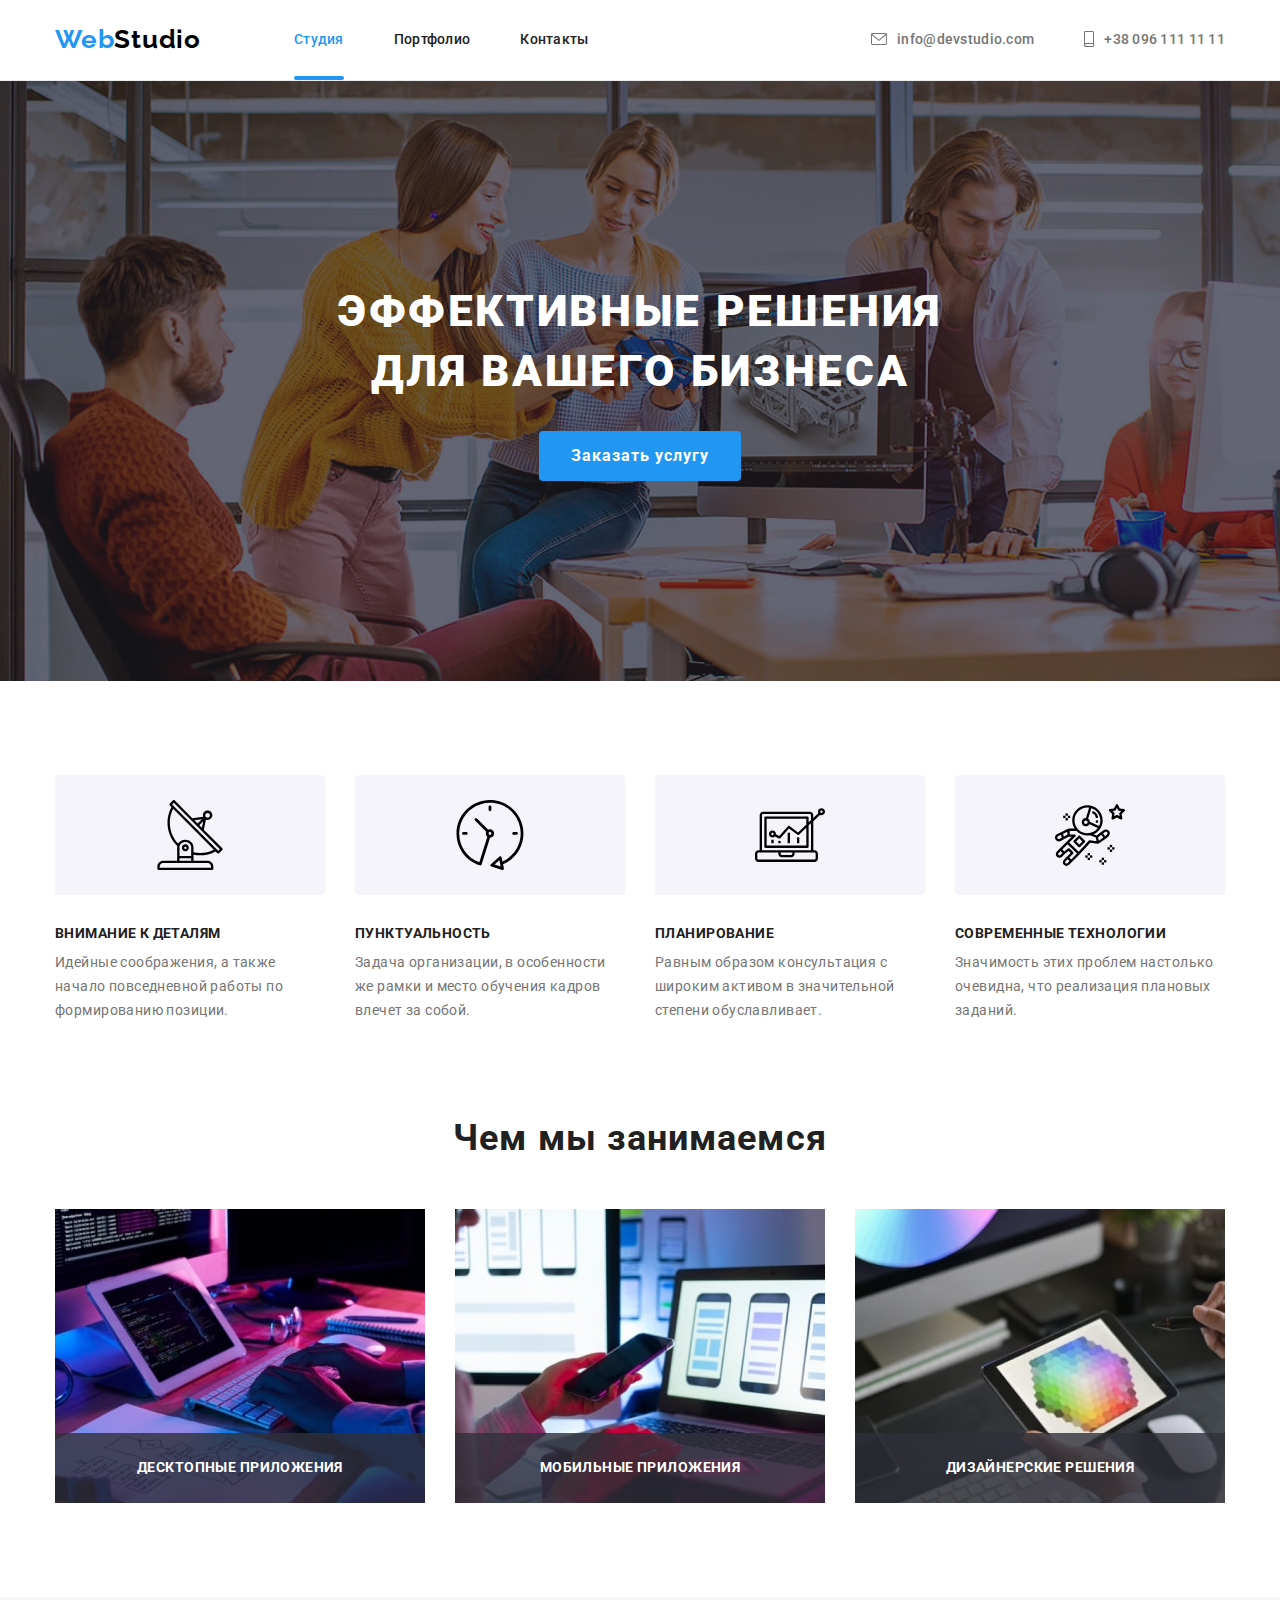
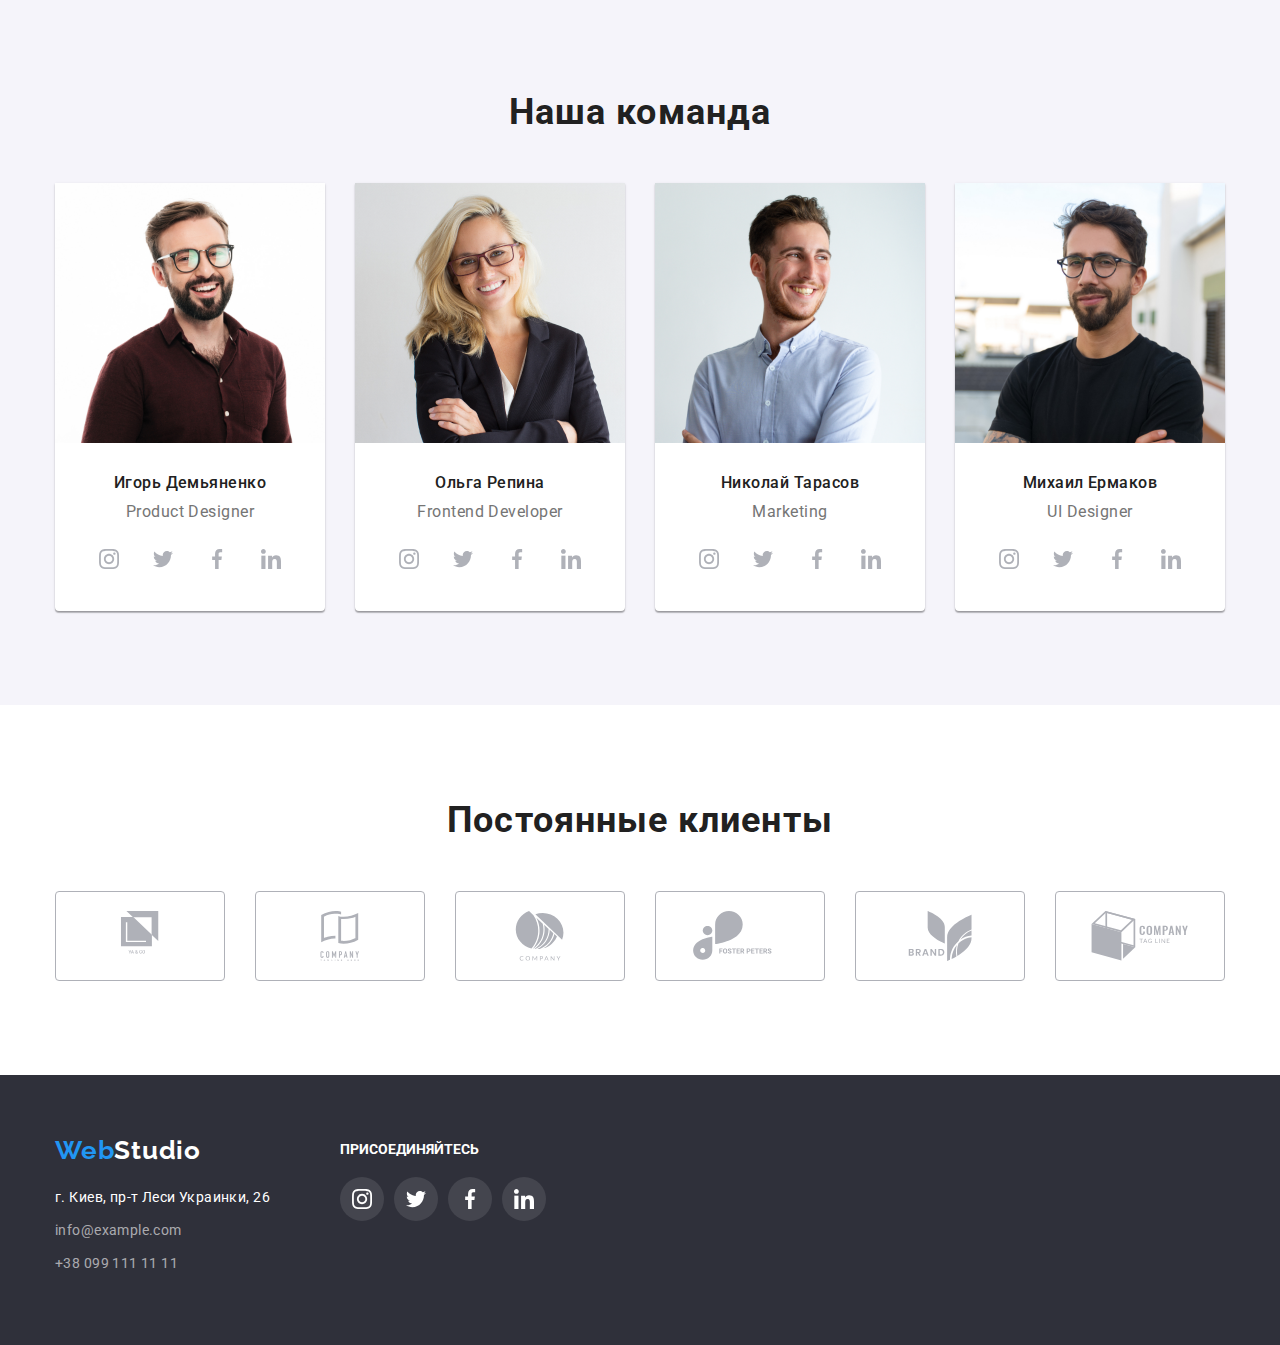
<file: index.html>
<!DOCTYPE html>
<html lang="ru">

<head>
    <meta charset="UTF-8">
    <meta name="viewport" content="width=device-width, initial-scale=1.0">
    <title>Студия</title>
    <link rel="stylesheet"
        href="https://cdnjs.cloudflare.com/ajax/libs/modern-normalize/1.0.0/modern-normalize.min.css">
    <link rel="preconnect" href="https://fonts.gstatic.com">
    <link rel="preconnect" href="https://fonts.gstatic.com">
    <link
        href="https://fonts.googleapis.com/css2?family=Raleway:wght@700&family=Roboto:wght@400;500;700;900&display=swap"
        rel="stylesheet">
    <link rel="stylesheet" href="./css/styles.css">
</head>

<!----------------- HEADER ------------------->

<body>
    <header class="header">
        <div class="container">
            <nav class="navigation">
                <a class="logo" href="./index.html" lang="en"><span class="logo-web">Web</span>Studio</a>
                <ul class="menu">
                    <li class="menu-item">
                        <a class="menu-link-studio current" href="./index.html">Студия</a>
                    </li>
                    <li class="menu-item">
                        <a class="menu-link" href="./portfolio.html">Портфолио</a>
                    </li>
                    <li class="menu-item">
                        <a class="menu-link" href="a">Контакты</a>
                    </li>
                </ul>
            </nav>
            <address class="address">
                <ul class="addres-menu">
                    <li class="address-item">
                       <a class="header-mail" href="mailto:info@devstudio.com">  
                            <svg class="mail-icon">
                                <use href="./images/sprite.svg#icon-mail"></use>
                            </svg>
                             info@devstudio.com
                        </a>                                                
                    </li>
                    <li class="address-item">
                        <a class="header-tell" href="tel:+380961111111">
                            <svg class="phone-icon">
                                <use href="./images/sprite.svg#icon-phone"></use>
                            </svg>
                             +38 096 111 11 11
                        </a>
                    </li>
                </ul>
            </address>
        </div>
    </header>
    <main>

<!--------------------- HERO ------------------------>
        
        <section class="hero">
            <div class="container">
                <div class="div-hero">
                    <h1 class="hero-title">Эффективные решения<br>для вашего бизнеса</br></h1>
                </div>
                <button class="modal-button" type="button" data-modal-open >Заказать услугу</button>
            </div>
        </section>

<!-------------------- ABOUT WORK ------------------->

        <section class="about-work">
            <div class="container">
                <h2 class="work-title">Invisible heading</h2>
                <ul class="work-list">
                    <li class="work-list-item">
                        <svg class="work-item-icon">
                            <use href="./images/sprite.svg#icon-antenna"> </use>
                        </svg>
                        <h3 class="work-subtitle-list-item">Внимание к деталям</h3>
                        <p class="work-text">Идейные соображения, а также начало повседневной работы по формированию
                            позиции.</p>
                    </li>
                    <li class="work-list-item">
                        <svg class="work-item-icon">
                            <use href="./images/sprite.svg#icon-clock"> </use>
                        </svg>
                        <h3 class="work-subtitle-list-item">Пунктуальность</h3>
                        <p class="work-text">Задача организации, в особенности же рамки и место обучения кадров влечет
                            за собой.</p>
                    </li>
                    <li class="work-list-item">
                        <svg class="work-item-icon">
                            <use href="./images/sprite.svg#icon-diagram"> </use>
                        </svg>
                        <h3 class="work-subtitle-list-item">Планирование</h3>
                        <p class="work-text">Равным образом консультация с широким активом в значительной степени
                            обуславливает.</p>
                    </li>
                    <li class="work-list-item">
                        <svg class="work-item-icon">
                            <use href="./images/sprite.svg#icon-astronaut"> </use>
                        </svg>
                        <h3 class="work-subtitle-list-item">Современные технологии</h3>
                        <p class="work-text">Значимость этих проблем настолько очевидна, что реализация плановых
                            заданий.</p>
                    </li>
                </ul>
            </div>
        </section>

 <!--------------------- ABOUT ----------------------->

        <section class="about">
            <div class="container">
                <h2 class="title">Чем мы занимаемся</h2>
                <ul class="about-list">
                    <li class="about-list-item">
                        <h3 class="about-title">Десктопные приложения</h3>
                        <img class="about-list-img" src="./images/about/about-img-1.jpg"
                            alt="человек печатает на клавиатуре" width="370" height="294">
                            
                            
                            
                    </li>
                    <li class="about-list-item">
                        <h3 class="about-title"> Мобильные приложения</h3>
                        <img class="about-list-img" src="./images/about/about-img-2.jpg"
                            alt="человек разрабатывает приложение на телефоне" width="370" height="294">
                    </li>
                    <li class="about-list-item">
                        <h3 class="about-title"> Дизайнерские решения</h3>
                        <img class="about-list-img" src="./images/about/about-img-3.jpg"
                            alt="человек работает на планшете" width="370" height="294">
                    </li>
                </ul>
            </div>
        </section>

 <!--------------------- OUR TEAM -------------------->

        <section class="team">
            <div class="container">
                <h2 class="team-title">Наша команда</h2>
                <ul class="team-list">
                    <li class="team-list-item">
                        <img class="team-list-img" src="./images/team/team-img-1.jpg" alt="Product Designer" width="270"
                            height="260">
                        <div class="team-list-content-wrapper">
                            <h3 class="team-list-name">Игорь Демьяненко</h3>
                            <p class="team-list-position">Product Designer</p>
                            <ul class="social-list">
                                <li class="social-list-item">
                                    <a class="social-list-link" href="">
                                        <svg class="social-list-icon">
                                            <use href="./images/sprite.svg#icon-instagram"></use>
                                        </svg>
                                    </a>
                                </li>
                                <li class="social-list-item">
                                    <a class="social-list-link" href="">
                                        <svg class="social-list-icon">
                                            <use href="./images/sprite.svg#icon-twitter"></use>
                                        </svg>
                                    </a>
                                </li>
                                <li class="social-list-item">
                                    <a class="social-list-link" href="">
                                        <svg class="social-list-icon">
                                            <use href="./images/sprite.svg#icon-facebook"></use>
                                        </svg>
                                    </a>
                                </li>
                                <li class="social-list-item">
                                    <a class="social-list-link" href="">
                                        <svg class="social-list-icon">
                                            <use href="./images/sprite.svg#icon-linkedin"></use>
                                        </svg>
                                    </a>
                                </li>                                
                            </ul>
                        </div>
                    </li>
                    <li class="team-list-item">
                        <img class="team-list-img" src="./images/team/team-img-2.png" alt="Frontend Developer"
                            width="270" height="260">
                        <div class="team-list-content-wrapper">
                            <h3 class="team-list-name">Ольга Репина</h3>
                            <p class="team-list-position">Frontend Developer</p>
                            <ul class="social-list">
                                <li class="social-list-item">
                                    <a class="social-list-link" href="">
                                        <svg class="social-list-icon">
                                            <use href="./images/sprite.svg#icon-instagram"></use>
                                        </svg>
                                    </a>
                                </li>
                                <li class="social-list-item">
                                    <a class="social-list-link" href="">
                                        <svg class="social-list-icon">
                                            <use href="./images/sprite.svg#icon-twitter"></use>
                                        </svg>
                                    </a>
                                </li>
                                <li class="social-list-item">
                                    <a class="social-list-link" href="">
                                        <svg class="social-list-icon">
                                            <use href="./images/sprite.svg#icon-facebook"></use>
                                        </svg>
                                    </a>
                                </li>
                                <li class="social-list-item">
                                    <a class="social-list-link" href="">
                                        <svg class="social-list-icon">
                                            <use href="./images/sprite.svg#icon-linkedin"></use>
                                        </svg>
                                    </a>
                                </li>                        
                            </ul>
                        </div>
                    </li>
                    <li class="team-list-item">
                        <img class="team-list-img" src="./images/team/team-img-3.jpg" alt="Marketing" width="270"
                            height="260">
                        <div class="team-list-content-wrapper">
                            <h3 class="team-list-name">Николай Тарасов</h3>
                            <p class="team-list-position">Marketing</p>
                            <ul class="social-list">
                                <li class="social-list-item">
                                    <a class="social-list-link" href="">
                                        <svg class="social-list-icon">
                                            <use href="./images/sprite.svg#icon-instagram"></use>
                                        </svg>
                                    </a>
                                </li>
                                <li class="social-list-item">
                                    <a class="social-list-link" href="">
                                        <svg class="social-list-icon">
                                            <use href="./images/sprite.svg#icon-twitter"></use>
                                        </svg>
                                    </a>
                                </li>
                                <li class="social-list-item">
                                    <a class="social-list-link" href="">
                                        <svg class="social-list-icon">
                                            <use href="./images/sprite.svg#icon-facebook"></use>
                                        </svg>
                                    </a>
                                </li>
                                <li class="social-list-item">
                                    <a class="social-list-link" href="">
                                        <svg class="social-list-icon">
                                            <use href="./images/sprite.svg#icon-linkedin"></use>
                                        </svg>
                                    </a>
                                </li>                           
                            </ul>
                        </div>
                    </li>
                    <li class="team-list-item">
                        <img class="team-list-img" src="./images/team/team-img-4.jpg" alt="UI Designer" width="270"
                            height="260">
                        <div class="team-list-content-wrapper">
                            <h3 class="team-list-name">Михаил Ермаков</h3>
                            <p class="team-list-position">UI Designer</p>
                            <ul class="social-list">
                                <li class="social-list-item">
                                    <a class="social-list-link" href="https://www.instagram.com">
                                        <svg class="social-list-icon">
                                            <use href="./images/sprite.svg#icon-instagram"></use>
                                        </svg>
                                    </a>
                                </li>
                                <li class="social-list-item">
                                    <a class="social-list-link" href="">
                                        <svg class="social-list-icon">
                                            <use href="./images/sprite.svg#icon-twitter"></use>
                                        </svg>
                                    </a>
                                </li>
                                <li class="social-list-item">
                                    <a class="social-list-link" href="">
                                        <svg class="social-list-icon">
                                            <use href="./images/sprite.svg#icon-facebook"></use>
                                        </svg>
                                    </a>
                                </li>
                                <li class="social-list-item">
                                    <a class="social-list-link" href="">
                                        <svg class="social-list-icon">
                                            <use href="./images/sprite.svg#icon-linkedin"></use>
                                        </svg>
                                    </a>
                                </li>                           
                            </ul>
                        </div>
                    </li>
                </ul>
            </div>
        </section>

<!------------------- CLIENTS ----------------------->

        <section class="client-items">
            <div class="container">
                <h2 class="title">Постоянные клиенты</h2>
                <ul class="client">
                    <li class="client-item">
                        <a class="client-item-link" href="">
                            <svg class="client-item-icon">
                                <use href="./images/sprite.svg#icon-client-1"></use>
                            </svg>
                        </a>
                    </li>
                    <li class="client-item">
                        <a class="client-item-link" href="">
                            <svg class="client-item-icon">
                                <use href="./images/sprite.svg#icon-client-2"></use>
                            </svg>
                        </a>
                    </li>
                    <li class="client-item">
                        <a class="client-item-link" href="">
                            <svg class="client-item-icon">
                                <use href="./images/sprite.svg#icon-client-3"></use>
                            </svg>
                        </a>
                    </li>
                    <li class="client-item">
                        <a class="client-item-link" href="">
                            <svg class="client-item-icon">
                                <use href="./images/sprite.svg#icon-client-4"></use>
                            </svg>
                        </a>
                    </li>
                    <li class="client-item">
                        <a class="client-item-link" href="">
                            <svg class="client-item-icon">
                                <use href="./images/sprite.svg#icon-client-5"></use>
                            </svg>
                        </a>
                    </li>
                    <li class="client-item">
                        <a class="client-item-link" href="">
                            <svg class="client-item-icon">
                                <use href="./images/sprite.svg#icon-client-6"></use>
                            </svg>
                        </a>
                    </li>
                </ul>
            </div>
        </section>
    </main>

 <!--------------------- FOOTER --------------------->

    <footer class="footer">
        <div class="container container-footer">
            <div class="container-logo-footer">
                <div>
                    <a class="logo-footer" href="./index.html" lang="en"><span class="logo-footer-web">Web</span>Studio</a>
                </div>
                <address class="address">
                    <ul class="contact-list">
                        <li class="contact-list-item">
                            <a class="contact-list-address-link" href="https://goo.gl/maps/tQWSDvX8Jyqijxx69" target="blank">г. Киев,
                                пр-т Леси Украинки, 26</a>
                        </li>
                        <li class="contact-list-item">
                            <a class="contact-list-link" href="mailto:info@example.com">info@example.com</a>
                        </li>
                        <li class="contact-list-item">
                            <a class="contact-list-link" href="tel:+380991111111">+38 099 111 11 11</a>
                        </li>
                    </ul>
                </address>
            </div>
            <div>
                <p class="follow-us">ПРИСОЕДИНЯЙТЕСЬ<footer-social-list/p>
                <ul class="footer-social-list">
                    <li class="footer-social-item">
                        <a class="footer-social-link" href="https://www.instagram.com">
                            <svg class="footer-social-icon">
                                <use href="./images/sprite.svg#icon-instagram"></use>
                            </svg>    
                        </a>
                    </li>
                    <li class="footer-social-item">
                        <a class="footer-social-link" href="https://twitter.com">
                            <svg class="footer-social-icon">
                                <use href="./images/sprite.svg#icon-twitter"></use>
                            </svg>
                        </a>
                    </li>
                    <li class="footer-social-item">
                        <a class="footer-social-link" href="https://www.facebook.com">
                            <svg class="footer-social-icon">
                                <use href="./images/sprite.svg#icon-facebook"></use>
                            </svg>
                        </a>
                    </li>
                    <li class="footer-social-item">
                        <a class="footer-social-link" href="https://ru.linkedin.com">
                            <svg class="footer-social-icon">
                                <use href="./images/sprite.svg#icon-linkedin"></use>
                            </svg>
                        </a>
                    </li>
                </ul>
            </div>            
        </div>
    </footer>

    <div class="backdrop is-hidden" data-modal>
        <div class="modal">
            <button type="button" class="close-btn" data-modal-close>
                <svg class="modal-btn-icon">
                    <use href="./images/sprite.svg#icon-close-btn"> </use>
                </svg>

            </button>
            
        </div>
    </div>
    
    <script src="./js/modal.js"></script>
    
</body>
</html>
</file>
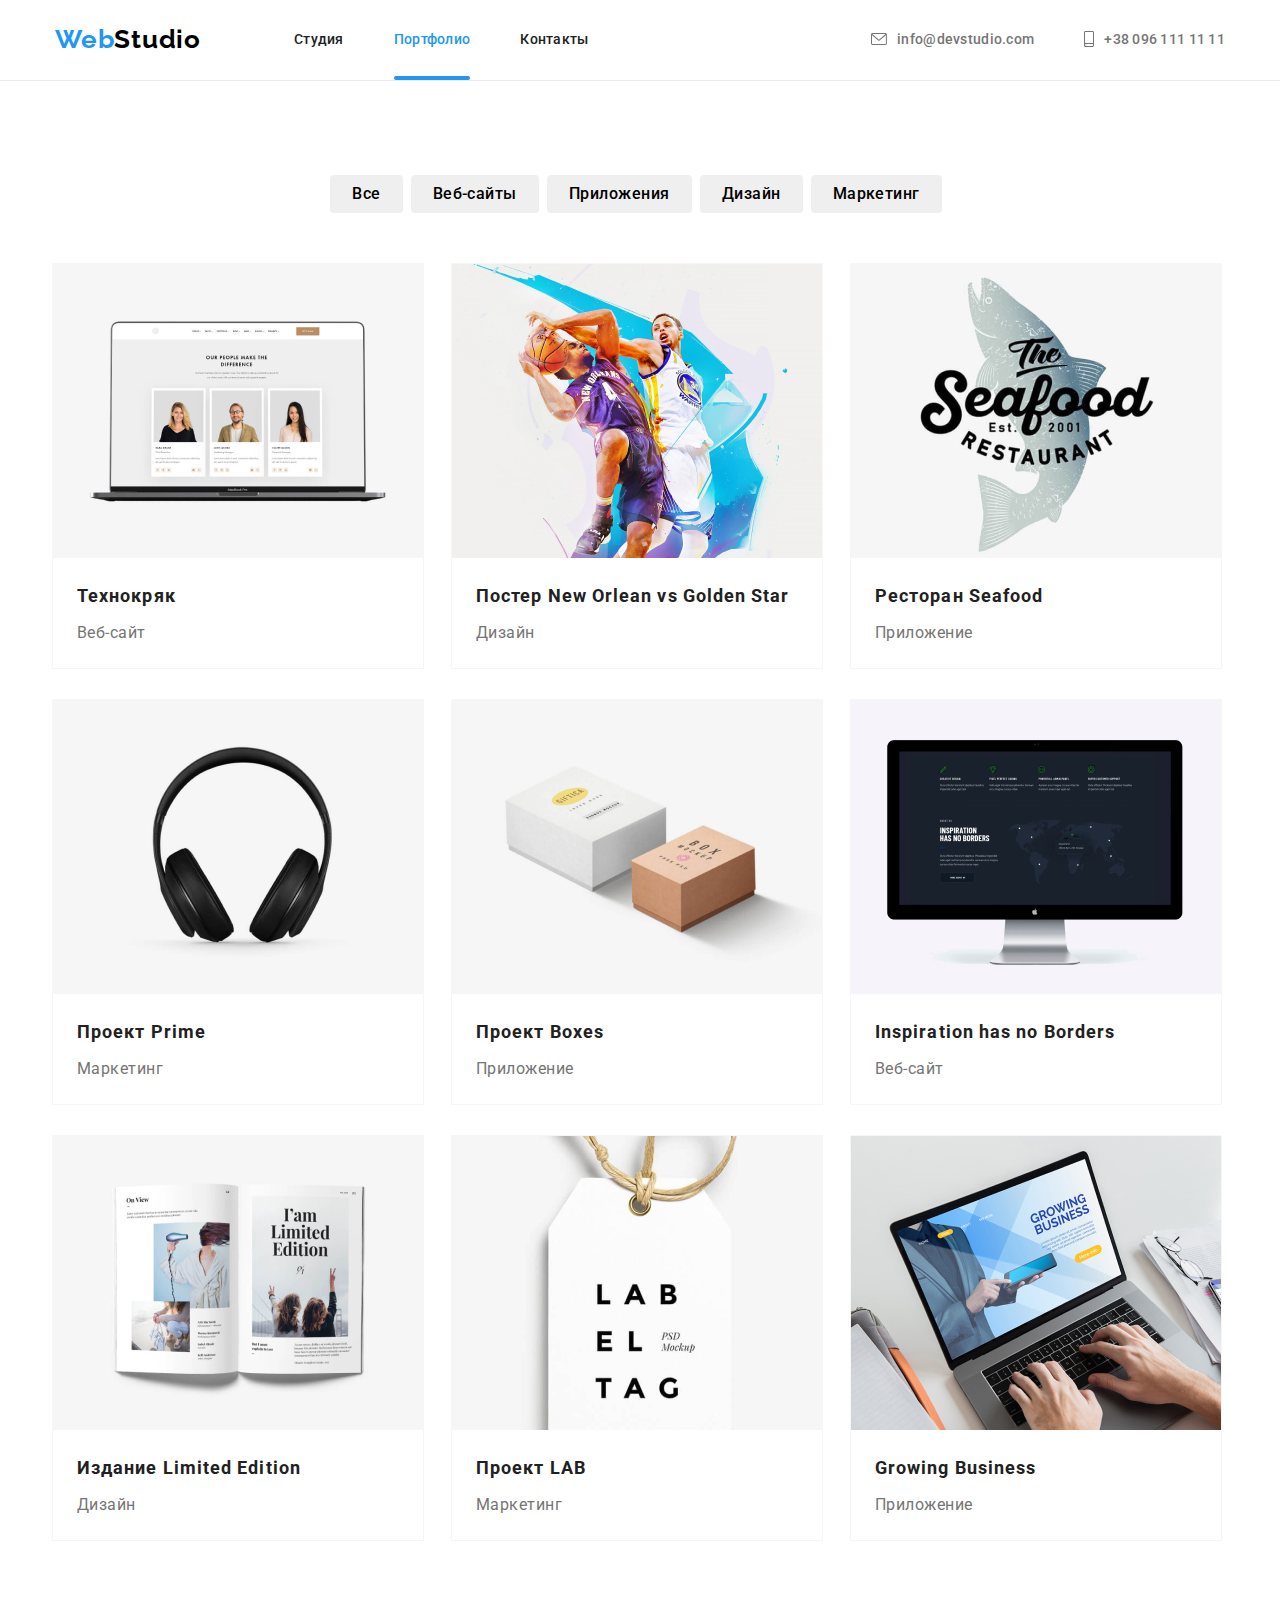
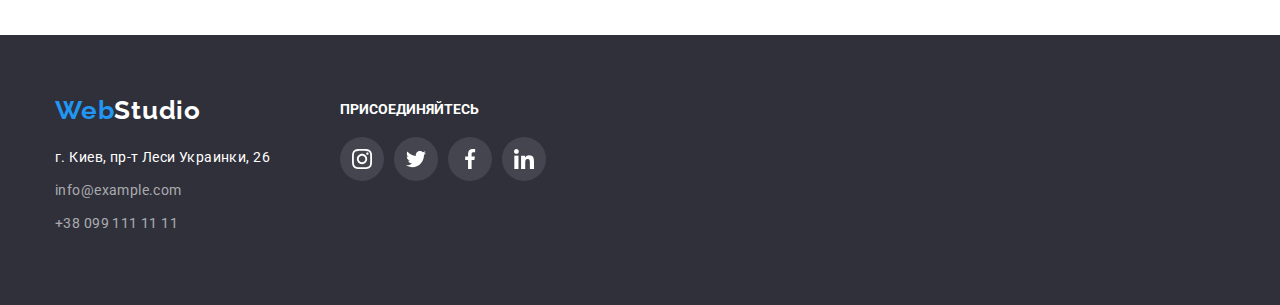
<file: portfolio.html>
<!DOCTYPE html>
<html lang="ru">
<head>
    <meta charset="UTF-8">
    <meta name="viewport" content="width=device-width, initial-scale=1.0">
    <title>Портфолио</title>
    <link rel="stylesheet" href="https://cdnjs.cloudflare.com/ajax/libs/modern-normalize/1.0.0/modern-normalize.min.css">
    <link rel="preconnect" href="https://fonts.gstatic.com">
    <link rel="preconnect" href="https://fonts.gstatic.com">
    <link href="https://fonts.googleapis.com/css2?family=Raleway:wght@700&family=Roboto:wght@400;500;700;900&display=swap"
        rel="stylesheet">
    <link rel="stylesheet" href="./css/styles.css">
</head>
<body>

<!------------------- HEADER ------------------------->

    <header class="header">
        <div class="container">
            <nav class="navigation">
                <a class="logo" href="./index.html" lang="en"><span class="logo-web">Web</span>Studio</a>
                <ul class="menu">
                    <li class="menu-item">
                        <a class="menu-link" href="./index.html">Студия</a>
                    </li>
                    <li class="menu-item">
                        <a class="menu-link-portfolio current" href="./portfolio.html">Портфолио</a>
                    </li>
                    <li class="menu-item">
                        <a class="menu-link" href="a">Контакты</a>
                    </li>
                </ul>
            </nav>

            <address class="address">
                <ul class="addres-menu">
                    <li class="address-item">
                        <a class="header-mail" href="mailto:info@devstudio.com">
                            <svg class="mail-icon">
                                <use href="./images/sprite.svg#icon-mail"></use>
                            </svg>
                            info@devstudio.com
                        </a>           
                    </li>
                    <li class="address-item">
                        <a class="header-tell" href="tel:+380961111111">
                            <svg class="phone-icon">
                                <use href="./images/sprite.svg#icon-phone"></use>
                            </svg>
                            +38 096 111 11 11
                        </a>
                    </li>
                </ul>
            </address>
        </div>
    </header>

    <!------------------- BUTTON ------------------------------>

    <main>
        <section class="button-portfolio" >
            <div class="container">
                <h1 class="button-title">Invisible heading</h1>
                <ul class="button-list">
                     <li>
                        <button class="button-list-item" type="button">Все</button>
                    </li>
                    <li>
                        <button class="button-list-item" type="button">Веб-сайты</button>
                    </li>
                    <li>
                        <button class="button-list-item" type="button">Приложения</button>
                    </li>
                    <li>
                        <button class="button-list-item" type="button">Дизайн</button>
                    </li>
                    <li>
                        <button class="button-list-item" type="button">Маркетинг</button>
                    </li>                   
                </ul>
            </div>
           
<!------------------- Portfolio ---------------------------->

            <div class="container">
                <h2 class="portfolio-title">Invisible heading</h2>
                <ul class="portfolio-list">
                    <li class="portfolio-list-item">
                        <a class="portfolio-list-link" href="">
                            <div class="list-item-img-wrapper">
                                <img src="./images/portfolio/portfolio-img-1.jpg" alt="Технокряк" width="370" height="294">
                                <p class="overlay">
                                    Технокряк это современная площадка распространения коронавируса. Компании используют эту платформу для цифрового
                                    шпионажа и атак на защищённые сервера конкурентов.
                                </p>
                            </div>
                            <div class="portfolio-container">
                                <h3 class="portfolio-subtitle-list-item">Технокряк</h3>
                                <p class="text-portfolio">Веб-сайт</p>
                            </div>
                        </a>  
                    </li> 
                    <li class="portfolio-list-item">
                        <a class="portfolio-list-link" href="">
                            <div class="list-item-img-wrapper">
                                <img src="./images/portfolio/portfolio-img-2.jpg" alt="Постер" width="370" height="294">
                                <p class="overlay">
                                    Технокряк это современная площадка распространения коронавируса. Компании используют эту платформу для
                                    цифрового
                                    шпионажа и атак на защищённые сервера конкурентов.
                                </p>
                            </div>
                            <div class="portfolio-container">
                                <h3 class="portfolio-subtitle-list-item">Постер New Orlean vs Golden Star</h3>
                                <p class="text-portfolio">Дизайн</p>
                            </div>
                        </a>
                    </li>
                    <li class="portfolio-list-item">
                        <a class="portfolio-list-link" href="">
                            <div class="list-item-img-wrapper">
                                <img src="./images/portfolio/portfolio-img-3.jpg" alt="Ресторан Seafood" width="370" height="294">
                                <p class="overlay">
                                    Технокряк это современная площадка распространения коронавируса. Компании используют эту платформу для
                                    цифрового
                                    шпионажа и атак на защищённые сервера конкурентов.
                                </p>
                            </div>
                            <div class="portfolio-container">
                                <h3 class="portfolio-subtitle-list-item">Ресторан Seafood</h3>
                                <p class="text-portfolio">Приложение</p>
                            </div>
                        </a>
                    </li>
                    <li class="portfolio-list-item">
                        <a class="portfolio-list-link" href="">
                            <div class="list-item-img-wrapper">
                                <img src="./images/portfolio/portfolio-img-4.jpg" alt="Проект Prime" width="370" height="294">
                                <p class="overlay">
                                    Технокряк это современная площадка распространения коронавируса. Компании используют эту платформу для
                                    цифрового
                                    шпионажа и атак на защищённые сервера конкурентов.
                                </p>
                            </div>
                            <div class="portfolio-container">
                                <h3 class="portfolio-subtitle-list-item">Проект Prime</h3>
                                <p class="text-portfolio">Маркетинг</p>
                            </div>
                        </a>
                    </li>
                    <li class="portfolio-list-item">
                        <a class="portfolio-list-link" href="">
                            <div class="list-item-img-wrapper">
                                <img src="./images/portfolio/portfolio-img-5.jpg" alt="Проект Boxese" width="370" height="294">
                                <p class="overlay">
                                    Технокряк это современная площадка распространения коронавируса. Компании используют эту платформу для
                                    цифрового
                                    шпионажа и атак на защищённые сервера конкурентов.
                                </p>
                            </div>
                            <div class="portfolio-container">
                                <h3 class="portfolio-subtitle-list-item">Проект Boxes</h3>
                                <p class="text-portfolio">Приложение</p>
                        </a>
                    </li>
                    <li class="portfolio-list-item">
                        <a class="portfolio-list-link" href="">
                            <div class="list-item-img-wrapper">
                                <img src="./images/portfolio/portfolio-img-6.jpg" alt="Inspiration has no Borders" width="370" height="294">
                                <p class="overlay">
                                    Технокряк это современная площадка распространения коронавируса. Компании используют эту платформу для
                                    цифрового
                                    шпионажа и атак на защищённые сервера конкурентов.
                                </p>
                            </div>
                            <div class="portfolio-container">
                                <h3 class="portfolio-subtitle-list-item">Inspiration has no Borders</h3>
                                <p class="text-portfolio">Веб-сайт</p>
                        </a>
                    </li>
                    <li class="portfolio-list-item">
                        <a class="portfolio-list-link" href="">
                            <div class="list-item-img-wrapper">
                                <img src="./images/portfolio/portfolio-img-7.jpg" alt="Издание Limited Edition" width="370" height="294">
                                <p class="overlay">
                                    Технокряк это современная площадка распространения коронавируса. Компании используют эту платформу для
                                    цифрового
                                    шпионажа и атак на защищённые сервера конкурентов.
                                </p>
                            </div>
                            <div class="portfolio-container">
                                <h3 class="portfolio-subtitle-list-item">Издание Limited Edition</h3>
                                <p class="text-portfolio">Дизайн</p>
                        </a>
                    </li>
                    <li class="portfolio-list-item">
                        <a class="portfolio-list-link" href="">
                            <div class="list-item-img-wrapper">
                                <img src="./images/portfolio/portfolio-img-8.jpg" alt="Проект LAB" width="370" height="294">
                                <p class="overlay">
                                    Технокряк это современная площадка распространения коронавируса. Компании используют эту платформу для
                                    цифрового
                                    шпионажа и атак на защищённые сервера конкурентов.
                                </p>
                            </div>
                            <div class="portfolio-container">
                                <h3 class="portfolio-subtitle-list-item">Проект LAB</h3>
                                <p class="text-portfolio">Маркетинг</p>
                        </a>
                    </li>
                    <li class="portfolio-list-item">
                        <a class="portfolio-list-link" href="">
                            <div class="list-item-img-wrapper">
                                <img src="./images/portfolio/portfolio-img-9.jpg" alt="Growing Business" width="370" height="294">
                                <p class="overlay">
                                    Технокряк это современная площадка распространения коронавируса. Компании используют эту платформу для
                                    цифрового
                                    шпионажа и атак на защищённые сервера конкурентов.
                                </p>
                            </div>
                            <div class="portfolio-container">
                                <h3 class="portfolio-subtitle-list-item">Growing Business</h3>
                                <p class="text-portfolio">Приложение</p>
                        </a>
                    </li>
                </ul>
            </div>           
        </section>      
    </main>

<!--------------------- FOOTER --------------------------->

    <footer class="footer">
        <div class="container container-footer">
            <div class="container-logo-footer">
                <div>
                    <a class="logo-footer" href="./index.html" lang="en"><span class="logo-footer-web">Web</span>Studio</a>
                </div>
                <address class="address">
                    <ul class="contact-list">
                        <li class="contact-list-item">
                            <a class="contact-list-address-link" href="https://goo.gl/maps/tQWSDvX8Jyqijxx69"
                                target="blank">г. Киев,
                                пр-т Леси Украинки, 26</a>
                        </li>
                        <li class="contact-list-item">
                            <a class="contact-list-link" href="mailto:info@example.com">info@example.com</a>
                        </li>
                        <li class="contact-list-item">
                            <a class="contact-list-link" href="tel:+380991111111">+38 099 111 11 11</a>
                        </li>
                    </ul>
                </address>
            </div>
            <div>
                <p class="follow-us">ПРИСОЕДИНЯЙТЕСЬ</p>
                    <ul class="footer-social-list">
                        <li class="footer-social-item">
                            <a class="footer-social-link" href="https://www.instagram.com">
                                <svg class="footer-social-icon">
                                    <use href="./images/sprite.svg#icon-instagram"></use>
                                </svg>
                            </a>
                        </li>
                        <li class="footer-social-item">
                            <a class="footer-social-link" href="https://twitter.com">
                                <svg class="footer-social-icon">
                                    <use href="./images/sprite.svg#icon-twitter"></use>
                                </svg>
                            </a>
                        </li>
                        <li class="footer-social-item">
                            <a class="footer-social-link" href="https://www.facebook.com">
                                <svg class="footer-social-icon">
                                    <use href="./images/sprite.svg#icon-facebook"></use>
                                </svg>
                            </a>
                        </li>
                        <li class="footer-social-item">
                            <a class="footer-social-link" href="https://ru.linkedin.com">
                                <svg class="footer-social-icon">
                                    <use href="./images/sprite.svg#icon-linkedin"></use>
                                </svg>
                            </a>
                        </li>
                    </ul>
            </div>
        </div>
    </footer> 
</body>
</html>
</file>
<file: css/styles.css>
:root {
  --accent-color: #2196f3;
  --main-font: 'Roboto', sans-serif;
  --secondary-font: 'Raleway', sans-serif;
  --accent-text-color: #212121;
  --main-text-color: #757575;
}

body {
  font-family: var(--main-font);
}
.address {
  font-style: normal;
}

.portfolio-title,
.button-title,
.work-title {
  position: absolute;
  width: 1px;
  height: 1px;
  margin: -1px;
  border: 0;
  padding: 0;
  white-space: nowrap;
  clip-path: inset(100%);
  clip: rect(0 0 0 0);
  overflow: hidden;
}

.menu,
.addres-menu,
.work-list,
.about-list,
.team-list,
.contact-list,
.button-list,
.portfolio-list,
.social-list,
.footer-social-list {
  list-style: none;
}

h1,
h2,
h3,
h4,
h5,
h6 {
  margin: 0px;
}

ul,
ol {
  margin: 0px;
  padding: 0px;
}

p {
  margin: 0px;
}

img {
  display: block;
}

.container {
  width: 1200px;
  padding: 0 15px;
  margin: 0 auto;
}

/* ============ HEADER ===============*/

.header {
  padding-top: 24px;
  padding-bottom: 25px;
  border-bottom: 1px solid #ececec;
}

.header .container {
  display: flex;
  align-items: center;
}

.header .logo {
  margin-right: 93px;
}

.header .address {
  margin-left: auto;
}

.address-item:not(:last-child) {
  margin-right: 50px;
}
.navigation {
  display: flex;
  align-items: center;
}
.menu {
  display: flex;
}

.menu-item:not(:last-child) {
  margin-right: 50px;
}

.addres-menu {
  display: flex;
}
.logo {
  font-family: var(--secondary-font);
  font-weight: 700;
  font-size: 26px;
  line-height: 1.192;
  letter-spacing: 0.03em;
  color: black;
  text-decoration: none;
}

.logo-web,
.logo-footer-web {
  color: #2196f3;
}

.menu-link {
  font-weight: 500;
  font-size: 14px;
  line-height: 1.143;
  letter-spacing: 0.02em;
  color: var(--accent-text-color);
  text-decoration: none;
  transition: color 250ms cubic-bezier(0.4, 0, 0.2, 1);
}

.menu-link-studio,
.menu-link-portfolio {
  position: relative;
  font-weight: 500;
  font-size: 14px;
  line-height: 1.143;
  letter-spacing: 0.02em;
  text-decoration: none;
  color: var(--accent-color);
  transition: color 250ms cubic-bezier(0.4, 0, 0.2, 1);
}

.current::after {
  content: '';
  display: block;
  width: 100%;
  height: 4px;
  background-color: var(--accent-color);
  position: absolute;
  left: 0;
  bottom: -32.5px;
  border-radius: 2px;
}

.menu-link:hover,
.menu-link:focus {
  color: var(--accent-color);
}

.header-tell {
  display: flex;
  align-items: center;
  font-weight: 500;
  font-size: 14px;
  line-height: 1.143;
  letter-spacing: 0.02em;
  color: var(--main-text-color);
  text-decoration: none;
  transition: color 250ms cubic-bezier(0.4, 0, 0.2, 1);
}

.header-mail {
  display: flex;
  align-items: center;
  font-weight: 500;
  font-size: 14px;
  line-height: 1.143;
  letter-spacing: 0.02em;
  color: var(--main-text-color);
  text-decoration: none;
  transition: color 250ms cubic-bezier(0.4, 0, 0.2, 1);
}

.header-mail:hover,
.header-mail:focus {
  color: var(--accent-color);
}

.header-mail:hover .mail-icon,
.header-mail:focus .mail-icon {
  fill: var(--accent-color);
}

.header-tell:hover,
.header-tell:focus {
  color: var(--accent-color);
}

.header-tell:hover .phone-icon,
.header-tell:focus .phone-icon {
  fill: var(--accent-color);
}

.mail-icon {
  align-items: center;
  width: 16px;
  height: 12px;
  margin-right: 10px;
  fill: var(--main-text-color);
}

.phone-icon {
  align-items: center;
  width: 10px;
  height: 16px;
  margin-right: 10px;
  fill: var(--main-text-color);
}

/* ============ AND HEADER ==============*/

/* =============== HERO =================*/

.hero {
  background-color: #2f303a;
  text-align: center;
  height: 600px;
  max-width: 1600px;
  margin: auto;
  background-image: linear-gradient(
      rgba(47, 48, 58, 0.4),
      rgba(47, 48, 58, 0.4)
    ),
    url('../images/hero/bg.jpg');
  background-repeat: no-repeat;
  background-size: cover;
}

.hero-title {
  font-weight: 900;
  font-size: 44px;
  line-height: 1.364;
  letter-spacing: 0.06em;
  text-transform: uppercase;
  color: #ffffff;
  padding-top: 200px;
  padding-bottom: 30px;
}

.modal-button {
  min-width: 200px;
  height: 50px;
  font-weight: 700;
  font-size: 16px;
  line-height: 1.875;
  letter-spacing: 0.06em;
  background: var(--accent-color);
  color: #ffffff;
  padding: 10px 32px;
  border: none;
  border-radius: 4px;
}

/* ============== END HERO ================*/

/* ============= ABOUT WORK ===============*/

.about-work .work-list {
  display: flex;
}
.about-work .work-subtitle-list-item {
  margin-bottom: 10px;
}

.work-list-item:not(:last-child) {
  margin-right: 30px;
}

.about-work {
  padding-top: 94px;
  padding-bottom: 94px;
}
.work-subtitle-list-item {
  font-weight: 700;
  font-size: 14px;
  line-height: 1.142;
  letter-spacing: 0.03em;
  text-transform: uppercase;
  color: var(--accent-text-color);
}
.work-text {
  font-weight: 400;
  font-size: 14px;
  line-height: 1.714;
  letter-spacing: 0.03em;
  color: var(--main-text-color);
}

.work-item-icon {
  display: block;
  width: 270px;
  height: 120px;
  margin-bottom: 30px;
  background-color: #f5f4fa;
  border-radius: 4px;
  padding: 25px 100px;
}

.about-title {
  position: absolute;

  left: 0;
  bottom: 0;
  padding-top: 27px;
  padding-bottom: 27px;
  width: 100%;
  text-align: center;
  text-transform: uppercase;
  transform: translateY(0);
  line-height: 1.14;
  letter-spacing: 0.03em;
  font-style: normal;
  font-weight: 700;
  font-size: 14px;

  background-color: rgba(47, 48, 58, 0.8);
  color: #fff;
}

.about-list-item {
  position: relative;
}

/* ============ END ABOUT WORK ==============*/

/* ============ TEAM and ABOUT ==============*/

.about-list {
  display: flex;
  justify-content: space-between;
}

.about {
  padding-bottom: 94px;
}

.title,
.team-title {
  font-weight: 700;
  font-size: 36px;
  line-height: 1.167;
  letter-spacing: 0.03em;
  color: var(--accent-text-color);
  text-align: center;
  margin-bottom: 50px;
}
.team-list-name {
  font-weight: 500;
  font-size: 16px;
  line-height: 1.188;
  letter-spacing: 0.03em;
  color: var(--accent-text-color);
}
.team-list-position {
  font-style: normal;
  font-weight: 400;
  font-size: 16px;
  line-height: 1.188;
  letter-spacing: 0.03em;
  color: var(--main-text-color);
  margin-bottom: 16px;
}

.team-list {
  display: flex;
  justify-content: space-between;
}
.team-list-item:not(:last-child) {
  margin-right: 30px;
}
.team-list-item {
  box-shadow: 0px 1px 3px rgba(0, 0, 0, 0.12), 0px 1px 1px rgba(0, 0, 0, 0.14),
    0px 2px 1px rgba(0, 0, 0, 0.2);
  border-radius: 0px 0px 4px 4px;
  background-color: #fff;
}

.team {
  padding-top: 94px;
  padding-bottom: 94px;
  background-color: #f5f4fa;
}

.team .team-title {
  margin-bottom: 50px;
}

.team-list-content-wrapper {
  padding-top: 30px;
  padding-bottom: 30px;
  padding-right: 32px;
  padding-left: 32px;
  text-align: center;
}

.team-list-name {
  margin-bottom: 10px;
}

.social-list {
  display: flex;
  justify-content: space-between;
}

.social-list-link {
  display: flex;
  justify-content: center;
  align-items: center;
  width: 44px;
  height: 44px;
  border-radius: 50%;

  background-color: #fff;
  transition: color 250ms cubic-bezier(0.4, 0, 0.2, 1),
    background-color 250ms cubic-bezier(0.4, 0, 0.2, 1);
}

.social-list-link:hover,
.social-list-link:focus {
  background-color: var(--accent-color);
}

.social-list-link:hover .social-list-icon,
.social-list-link:focus .social-list-icon {
  fill: #fff;
}

.social-list-icon {
  width: 20px;
  height: 20px;
  fill: #afb1b8;
}

/* ============ END TEAM and ABOUT ============*/

/* ============ CLIENTS ============*/

.client-items {
  padding-top: 94px;
  padding-bottom: 94px;
}

.client {
  display: flex;
  justify-content: space-between;
  list-style: none;
}

.client-item-link {
  display: flex;
  justify-content: center;
  align-items: center;
  width: 170px;
  height: 90px;
  border: solid #afb1b8 1px;
  border-radius: 4px;
  color: #afb1b8;
  transition: color 250ms cubic-bezier(0.4, 0, 0.2, 1),
    border-color 250ms cubic-bezier(0.4, 0, 0.2, 1);
}

.client-item-icon {
  fill: #afb1b8;
  height: 50px;
}

.client-item-link:hover,
.client-item-link:focus {
  background-color: #fff;
  border-color: var(--accent-color);
}

.client-item-link:hover .client-item-icon,
.client-item-link:focus .client-item-icon {
  fill: var(--accent-color);
  transition: all 250ms cubic-bezier(0.4, 0, 0.2, 1);
}

/* ============ END CLIENTS ============*/

/*=========== BUTTON ==========*/

.button-portfolio {
  padding-top: 94px;
  padding-bottom: 94px;
}

.button-list {
  display: flex;
  justify-content: center;
  margin-bottom: 50px;
}

.button-list-item {
  margin-right: 8px;
  border: none;
  cursor: pointer;
  max-width: 145px;
  height: 38px;
  padding: 6px 22px;
  font-family: var(--main-font);
  font-weight: 500;
  font-size: 16px;
  line-height: 1.625;
  letter-spacing: 0.03em;
  border-radius: 4px;
  transition: background-color 250ms cubic-bezier(0.4, 0, 0.2, 1),
    color 250ms cubic-bezier(0.4, 0, 0.2, 1),
    box-shadow 250ms cubic-bezier(0.4, 0, 0.2, 1);
}

.button-list-item:hover,
.button-list-item:focus {
  background-color: var(--accent-color);
  color: white;
  box-shadow: 0px 1px 3px rgba(0, 0, 0, 0.12), 0px 1px 1px rgba(0, 0, 0, 0.14),
    0px 2px 1px rgba(0, 0, 0, 0.2);
  border-radius: 0px 0px 4px 4px;
}

/*=========== END BUTTON ==========*/

/*=========== PORTFOLIO ===========*/

.portfolio-list {
  display: flex;
  flex-wrap: wrap;
  margin-left: -30px;
  margin-top: -30px;
}

.portfolio-list-item:hover,
.portfolio-list-item:focus {
  box-shadow: 0px 1px 1px rgba(0, 0, 0, 0.12), 0px 4px 4px rgba(0, 0, 0, 0.06),
    1px 4px 4px rgba(0, 0, 0, 0.16);
}

.portfolio-list-item {
  margin-left: 27px;
  margin-top: 30px;
  flex-basis: calc(100% / 3 - 30px);
  border: 1px solid #f6f6f6;
  cursor: pointer;
}

.portfolio-container {
  padding-left: 24px;
  padding-right: 24px;
  padding-top: 20px;
  padding-bottom: 20px;
}

.portfolio-subtitle-list-item {
  margin-bottom: 4px;
}

.portfolio-subtitle-list-item {
  font-weight: 700;
  font-size: 18px;
  line-height: 2;
  letter-spacing: 0.06em;
  color: var(--accent-text-color);
}

.text-portfolio {
  font-weight: 400;
  font-size: 16px;
  line-height: 1.875;
  letter-spacing: 0.03em;
  color: var(--main-text-color);
}

.portfolio-list-link {
  display: block;
  text-decoration: none;
}

.list-item-img-wrapper {
  position: relative;
  overflow: hidden;
}

.overlay {
  position: absolute;
  top: 0;
  left: 0;
  width: 100%;
  height: 100%;
  background-color: rgba(33, 150, 243, 0.9);
  color: #fff;
  padding: 63px 24px;
  font-weight: 400;
  font-size: 18px;
  line-height: 1.555;

  transition: all 250ms cubic-bezier(0.4, 0, 0.2, 1);
  transform: translateY(100%);
}

.portfolio-list-item:hover .overlay,
.portfolio-list-link:focus .overlay {
  transform: translateY(0%);
}

/*=========== END PORTFOLIO ===========*/

/* ================= FOOTER =================*/

.footer {
  background-color: #2f303a;
  padding-top: 60px;
  padding-bottom: 60px;
}

.logo-footer {
  font-family: var(--secondary-font);
  font-weight: 700;
  font-size: 26px;
  line-height: 1.192;
  letter-spacing: 0.03em;
  color: #ffffff;
  text-decoration: none;
  display: inline-block;
  margin-bottom: 20px;
}

.container-footer {
  display: flex;
}

.contact-list-address-link {
  font-weight: 400;
  font-size: 14px;
  line-height: 1.714;
  letter-spacing: 0.03em;
  color: #ffffff;
  text-decoration: none;
}

.contact-list-link {
  font-weight: 400;
  font-size: 14px;
  line-height: 1.714;
  letter-spacing: 0.03em;
  color: rgba(255, 255, 255, 0.6);
  text-decoration: none;
}

.contact-list-item {
  padding-bottom: 9px;
}
.container-logo-footer {
  margin-right: 70px;
}

.footer-social-list {
  display: flex;
}

.footer-social-link {
  display: flex;
  justify-content: center;
  align-items: center;
  width: 44px;
  height: 44px;
  border-radius: 50%;
  color: #fff;
  background-color: rgba(255, 255, 255, 0.1);
  transition: background-color 250ms cubic-bezier(0.4, 0, 0.2, 1);
}

.footer-social-icon {
  width: 20px;
  height: 20px;
  fill: #fff;
}

.footer-social-link:hover,
.footer-social-link:focus {
  background-color: var(--accent-color);
}

.footer-social-link:hover .footer-social-icon,
.footer-social-link:focus .footer-social-icon {
  fill: #fff;
}

.footer-social-item:not(:last-child) {
  margin-right: 10px;
}

.footer-social-item {
  cursor: pointer;
}

.follow-us {
  display: inline-block;
  margin-bottom: 20px;
  margin-top: 6px;
  color: #fff;
  font-size: 14px;
  font-weight: 700;
}

/* ============= END FOOTER ===============*/

/* ============= BACKDROP ===============*/

.backdrop {
  position: fixed;
  left: 0;
  top: 0;
  width: 100%;
  height: 100%;
  background-color: rgba(0, 0, 0, 0.1);
  transition: all 250ms linear;
}

.modal {
  position: absolute;
  top: 50%;
  left: 50%;
  transform: translate(-50%, -50%);

  width: 528px;
  min-height: 581px;
  background-color: #fff;
}

.close-btn {
  position: absolute;
  top: 8px;
  right: 8px;
  width: 30px;
  height: 30px;
  background-color: #fff;
  border: 1px solid rgba(0, 0, 0, 0.1);
  border-radius: 50%;
  cursor: pointer;
}

.modal-btn-icon {
  width: 18px;
  height: 18px;
}

.is-hidden {
  opacity: 0;
  visibility: hidden;
  pointer-events: none;
}
/* ============= END  BACKDROP ===============*/
</file>
